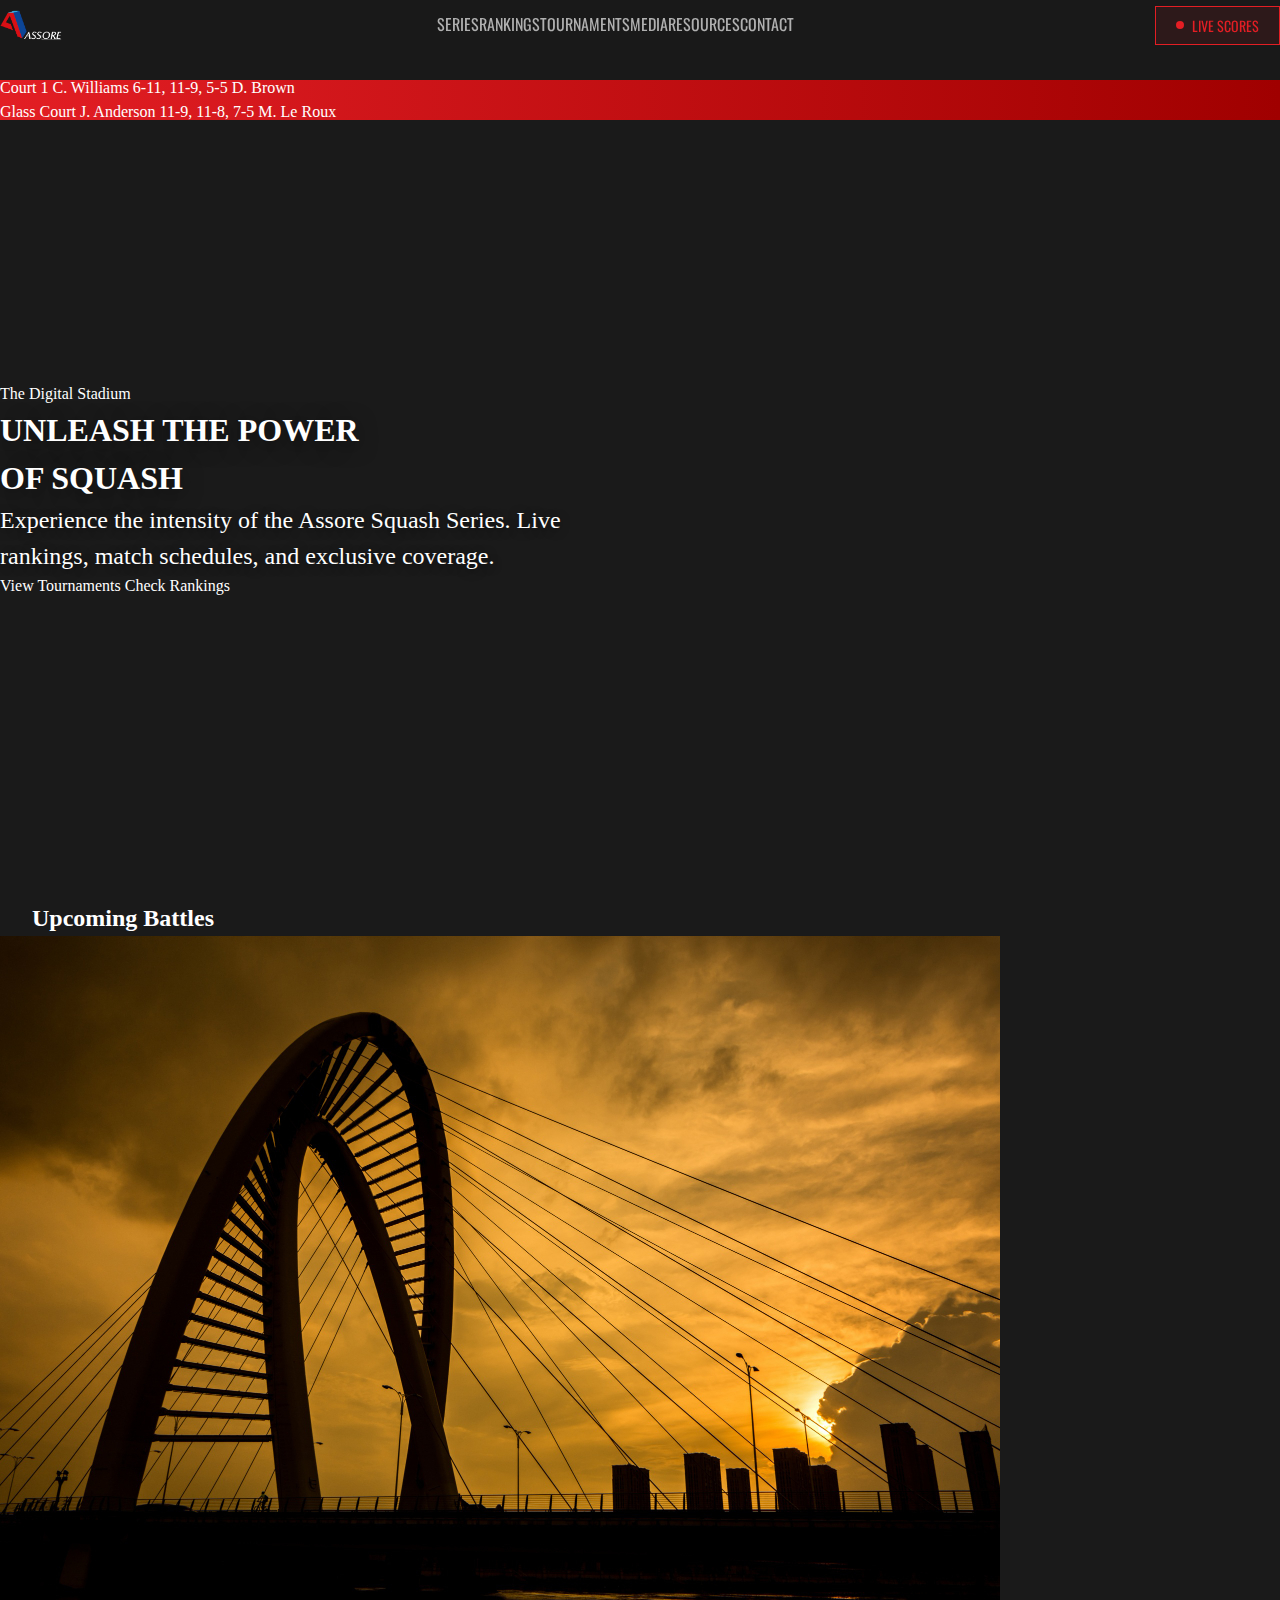
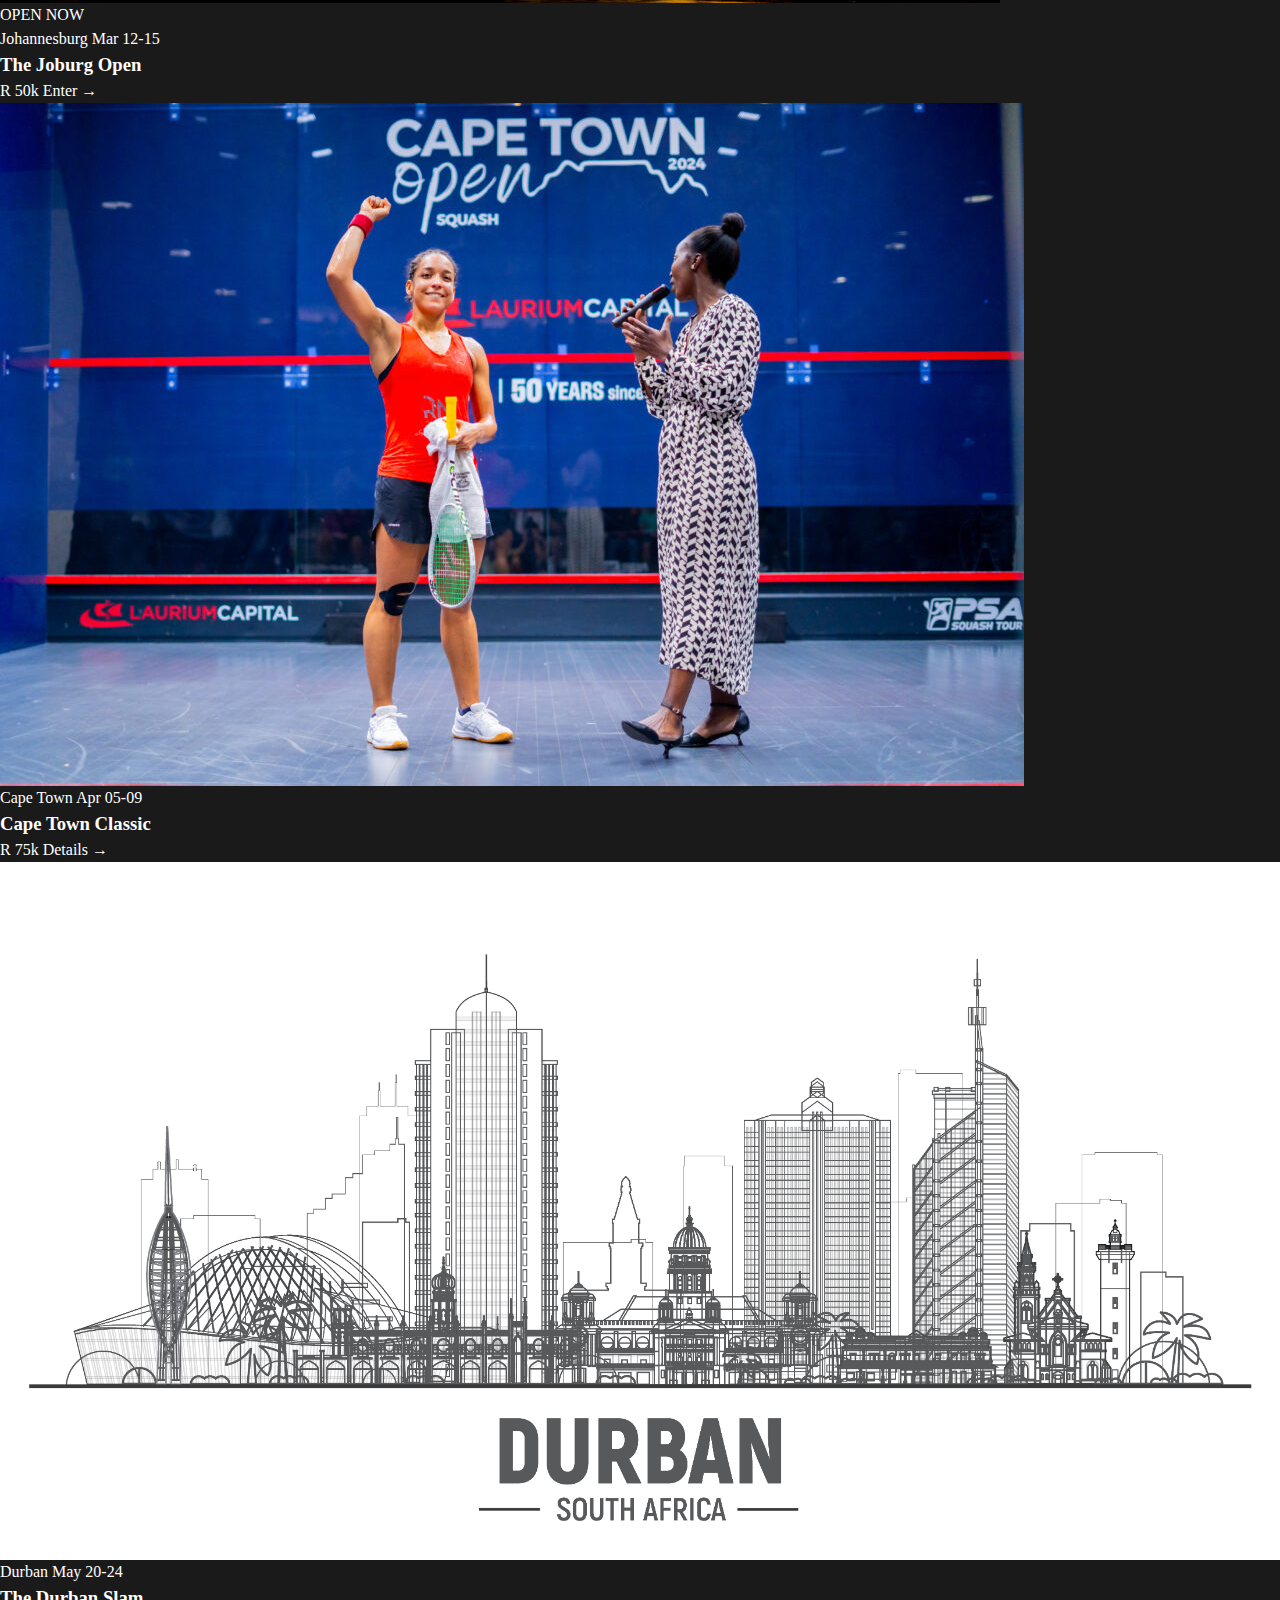
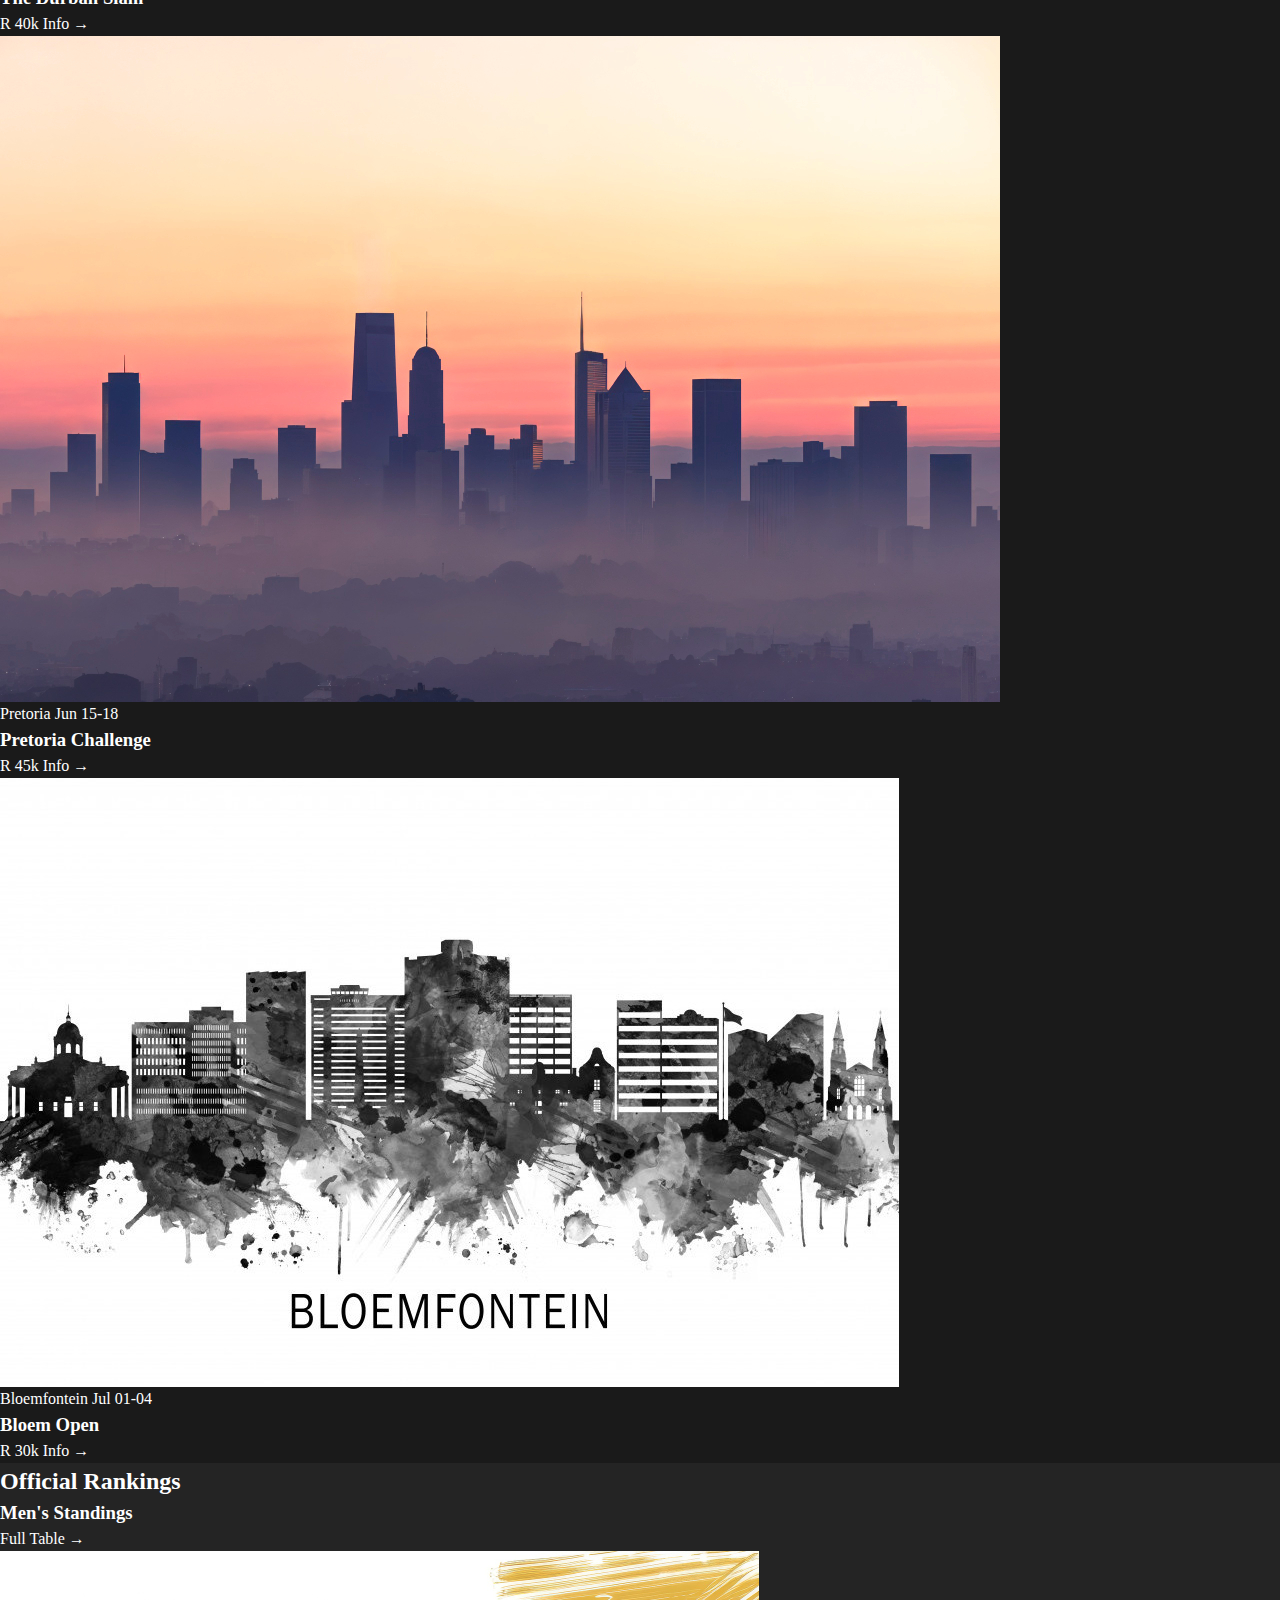
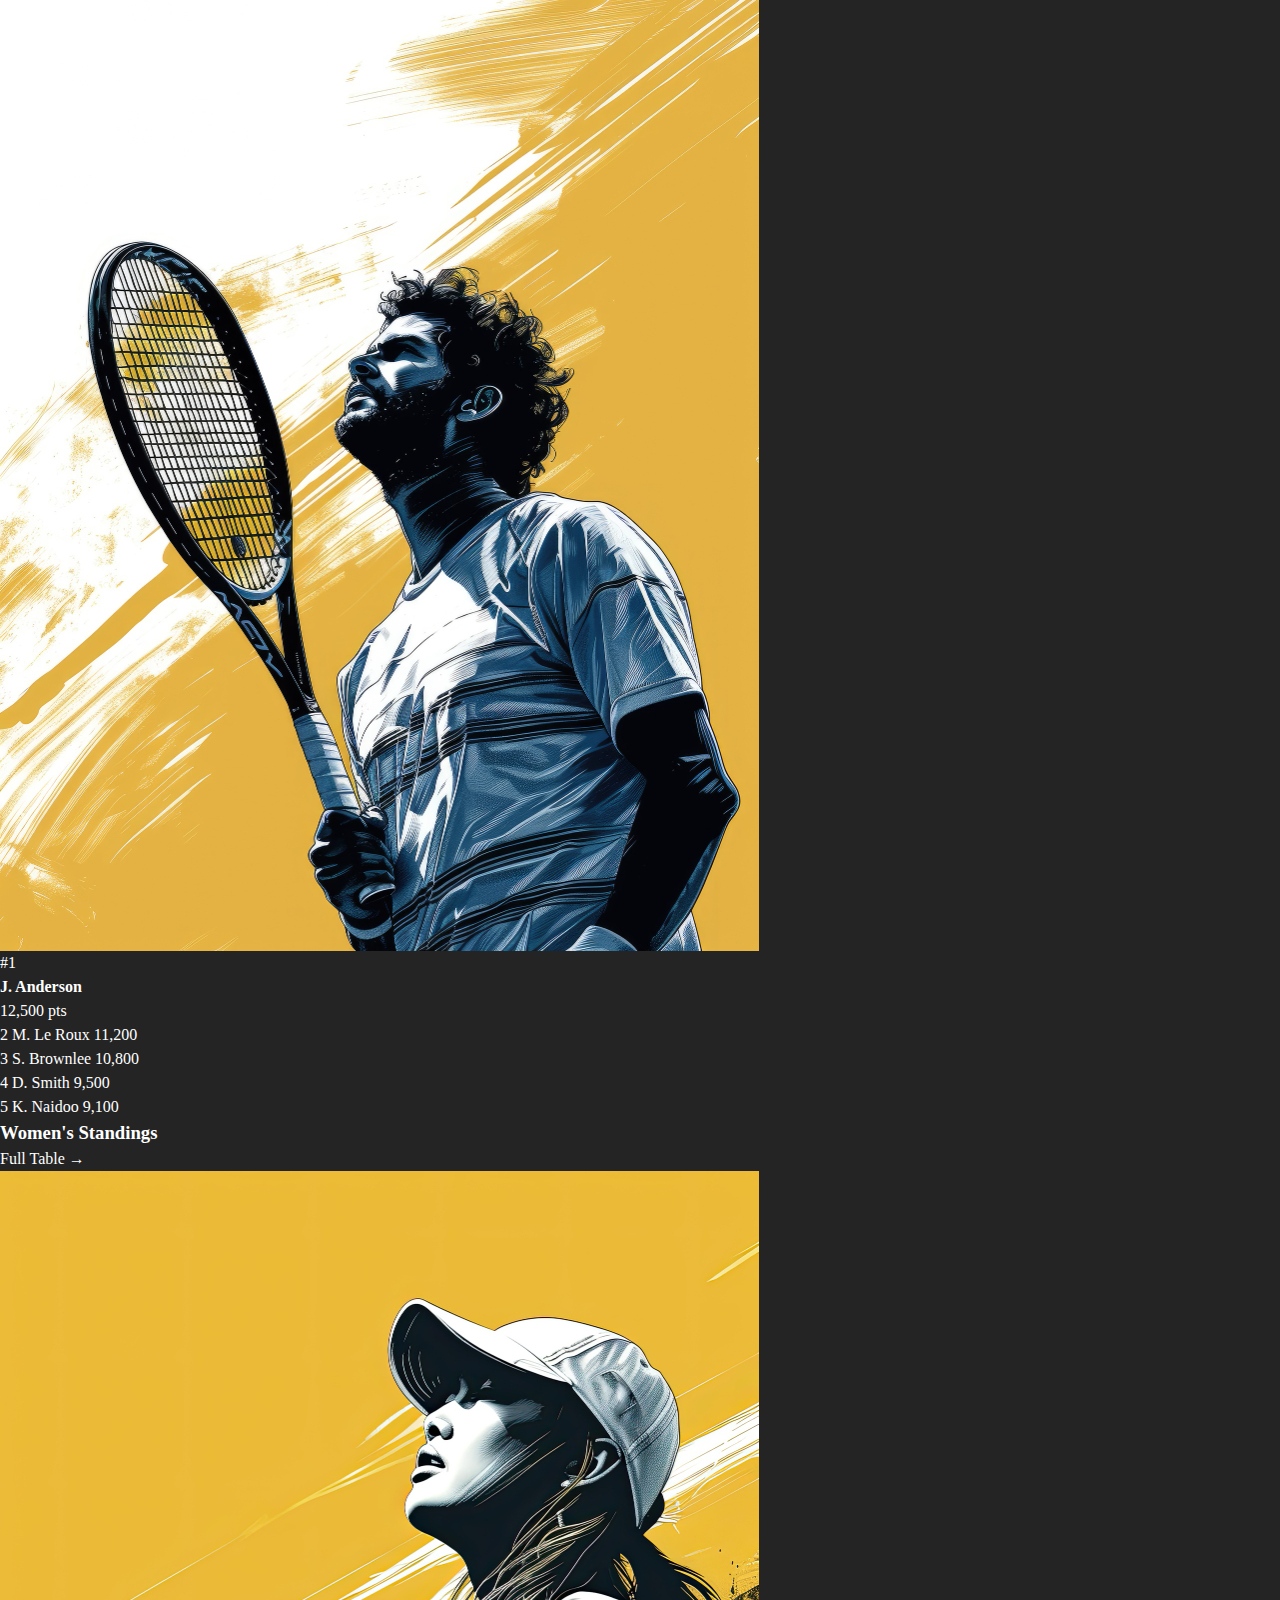
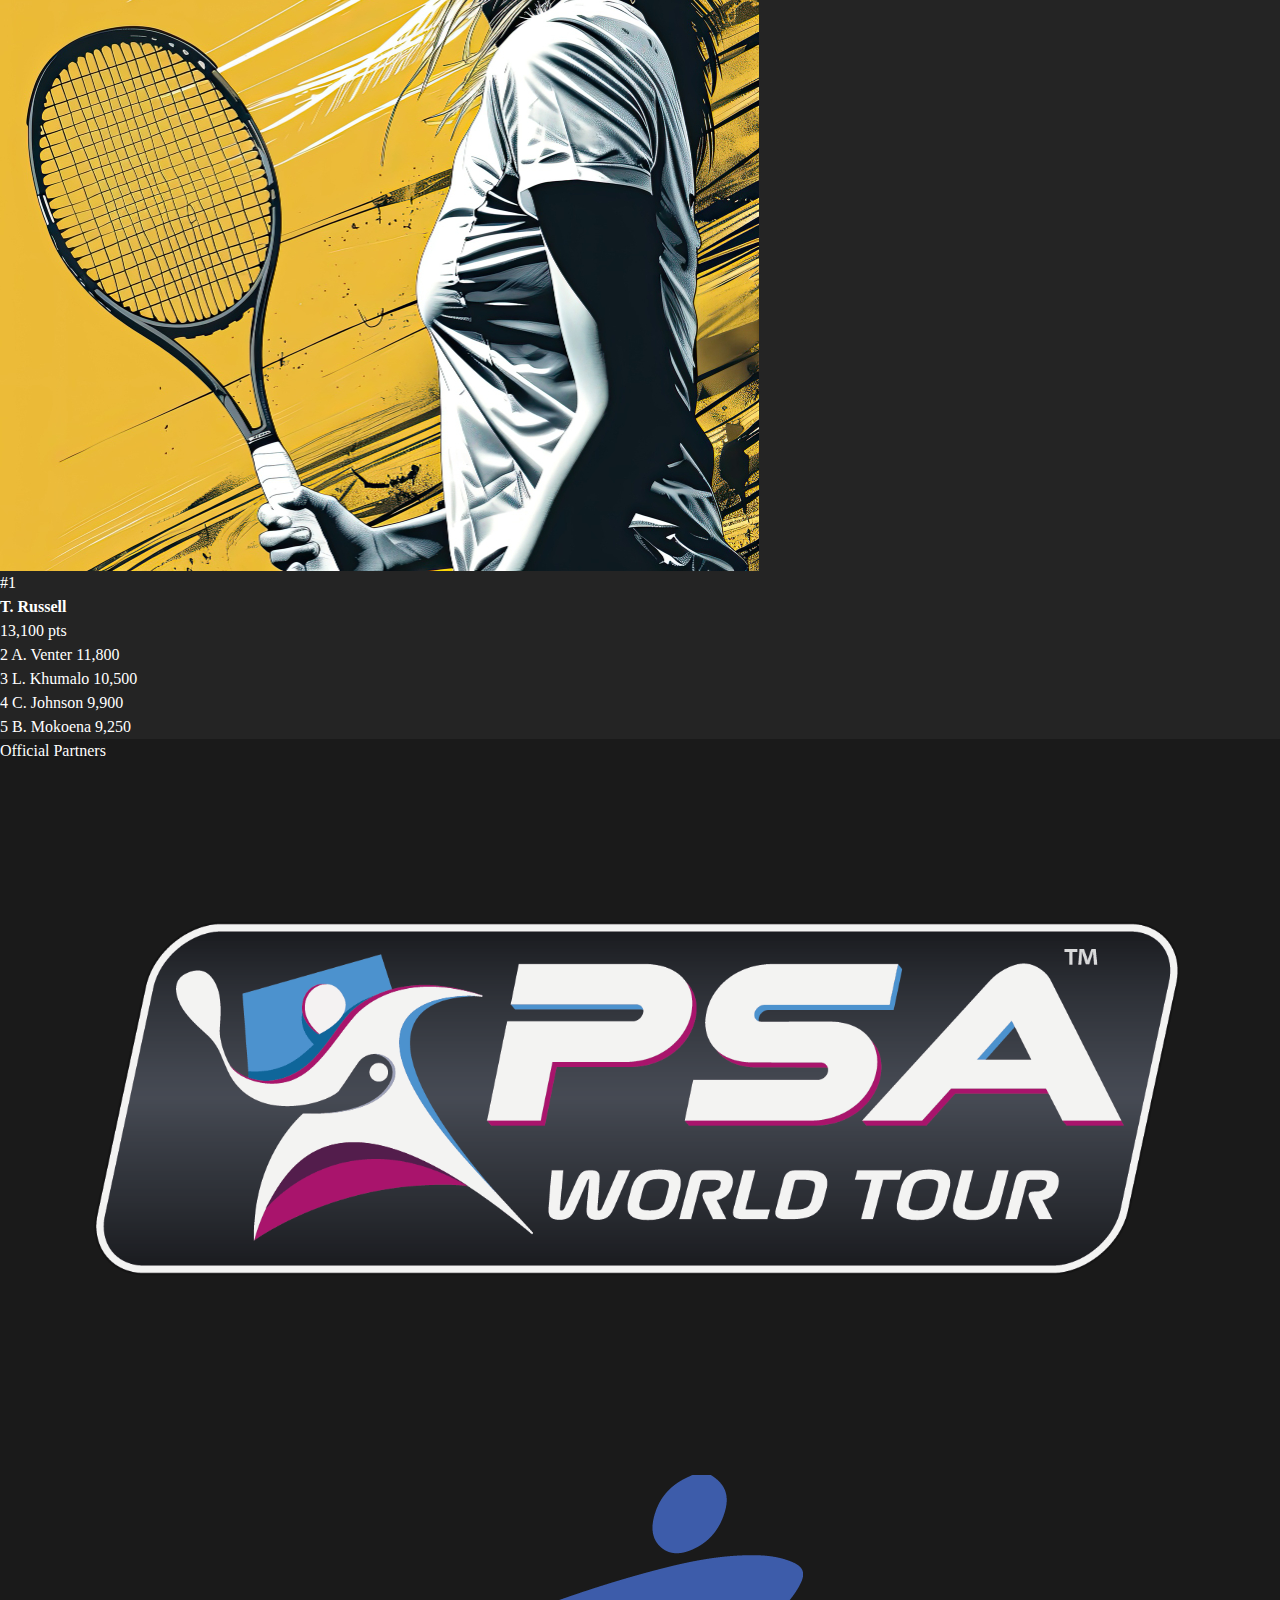
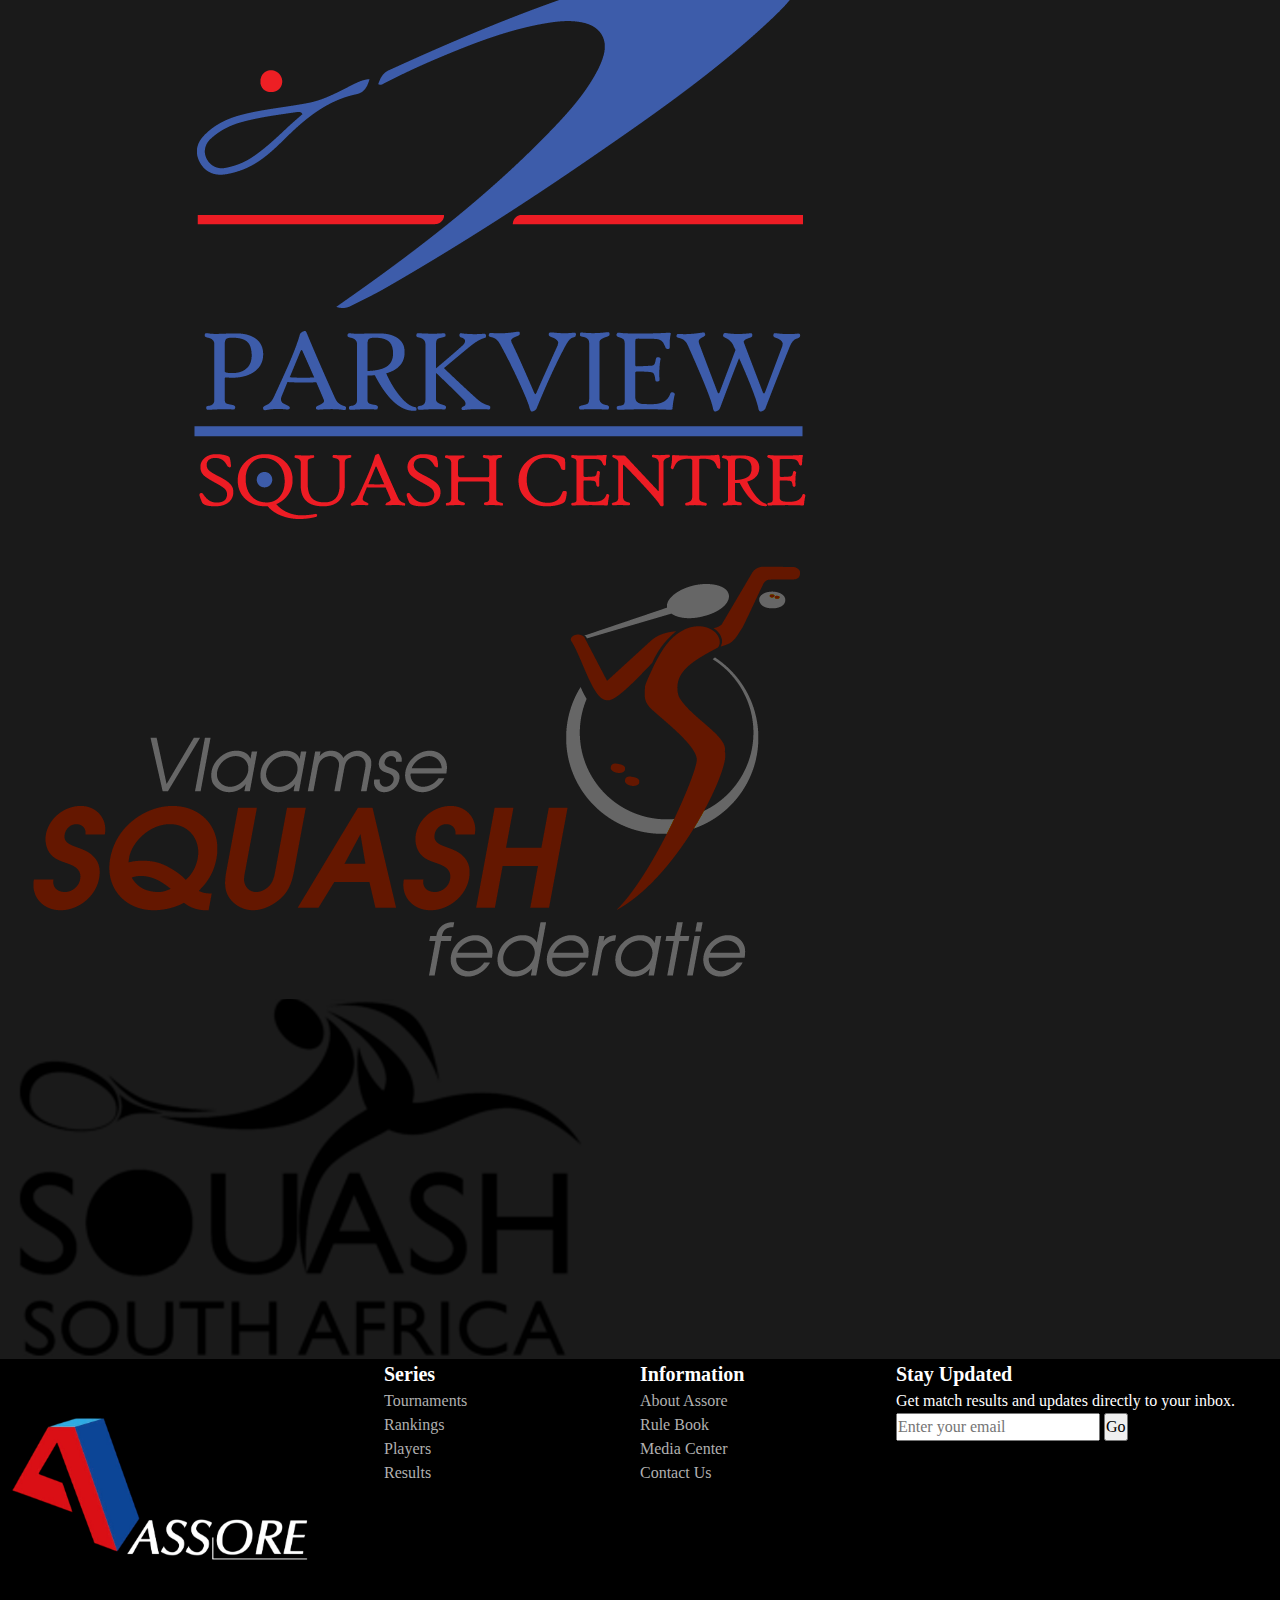
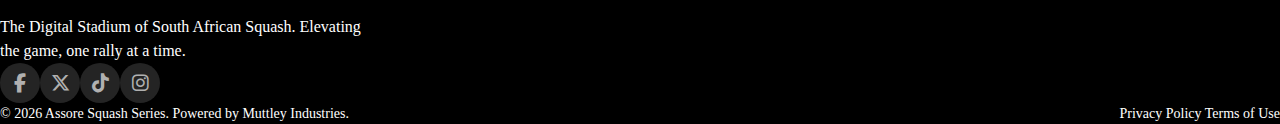
<file: index.html>
<!DOCTYPE html>
<html lang="en">
<head>
    <meta charset="UTF-8">
    <meta name="viewport" content="width=device-width, initial-scale=1.0">
    <title>Assore Squash Series | The Digital Stadium</title>
    
    <link rel="preconnect" href="https://fonts.googleapis.com">
    <link rel="preconnect" href="https://fonts.gstatic.com" crossorigin>
    <link href="https://fonts.googleapis.com/css2?family=Inter:wght@400;500;700&family=Oswald:wght@400;500;700&family=Roboto+Mono:wght@400;700&display=swap" rel="stylesheet">
    <link rel="stylesheet" href="https://cdnjs.cloudflare.com/ajax/libs/font-awesome/6.4.0/css/all.min.css">
    
    <link rel="stylesheet" href="assets/css/main.css">
</head>
<body>
    

    <header class="header" id="main-header">
        <div class="container">
            <div class="header__inner">
                <a href="index.html" class="header__logo">
                    <img src="assets/images/logo/assore.png" alt="Assore Squash Series">
                </a>
                
                <nav class="nav" id="main-nav">
                    <ul class="nav__list">
                        <li class="nav__item"><a href="#">Series</a></li>
                        <li class="nav__item"><a href="rankings.html">Rankings</a></li>
                        <li class="nav__item"><a href="#">Tournaments</a></li>
                        <li class="nav__item"><a href="#">Media</a></li>
                        <li class="nav__item"><a href="#">Resources</a></li>
                        <li class="nav__item"><a href="#">Contact</a></li>
                    </ul>
                </nav>
                
                <div class="header__actions">
                    <a href="#" class="btn-live">
                        <span class="live-indicator"></span>
                        Live Scores
                    </a>
                </div>
                
                <button class="mobile-toggle" id="mobile-toggle" aria-label="Toggle Menu">
                    <span class="bar"></span>
                    <span class="bar"></span>
                    <span class="bar"></span>
                </button>
            </div>
        </div>
    </header>

    <aside class="live-ticker" id="live-ticker">
        <div class="live-ticker__container">
            <div class="live-ticker__label">
                <span class="live-indicator"></span>
                <span class="live-ticker__text">LIVE NOW</span>
            </div>
            
            <div class="live-ticker__matches">
                <div class="ticker-scroll">
                    </div>
            </div>
            
            <button class="live-ticker__close" aria-label="Close Live Ticker">
                <svg width="14" height="14" viewBox="0 0 14 14" fill="none" xmlns="http://www.w3.org/2000/svg">
                    <path d="M13 1L1 13M1 1L13 13" stroke="white" stroke-width="2" stroke-linecap="round"/>
                </svg>
            </button>
        </div>
    </aside>

    

    <div class="mobile-menu" id="mobile-menu">
        <div class="mobile-menu__content">
            <nav class="mobile-nav">
                <ul class="mobile-nav__list">
                    <li><a href="#">Series</a></li>
                    <li><a href="rankings.html">Rankings</a></li>
                    <li><a href="#">Tournaments</a></li>
                    <li><a href="#">Media</a></li>
                    <li><a href="#">Resources</a></li>
                    <li><a href="#">Contact</a></li>
                </ul>
            </nav>
        </div>
    </div>

    <main>
        <section class="hero" id="home">
            
            <div class="hero__slider">
                <div class="slide" style="background-image: url('assets/images/hero-bg-1.jpg');"></div>
                <div class="slide" style="background-image: url('assets/images/hero-bg-2.jpg');"></div>
                <div class="slide" style="background-image: url('assets/images/hero-bg-3.jpg');"></div>
            </div>

            <div class="hero__overlay"></div> <div class="container hero__content">
                <span class="hero__tagline">The Digital Stadium</span>
                <h1 class="hero__title">
                    UNLEASH THE <span class="text-highlight">POWER</span><br>
                    OF SQUASH
                </h1>
                <p class="hero__subtitle">
                    Experience the intensity of the Assore Squash Series. 
                    Live rankings, match schedules, and exclusive coverage.
                </p>
                <div class="hero__actions">
                    <a href="#tournaments" class="btn btn--primary">View Tournaments</a>
                    <a href="#rankings" class="btn btn--outline">Check Rankings</a>
                </div>
            </div>
        </section>

        <!--Upcoming Tornaments-->

        <section class="section section--dark" id="tournaments">
            <div class="container-fluid"> <div class="section-header" style="padding-left: 2rem;">
                    <h2 class="section-title">
                        Upcoming <span class="text-highlight">Battles</span>
                    </h2>
                    <div class="section-line"></div>
                </div>

                <div class="tournaments-track">
                    
                    <article class="card card--compact">
                        <div class="card__image">
                            <img src="assets/images/venues/joburg.jpg" alt="Joburg Open">
                            <div class="card__badge">OPEN NOW</div>
                        </div>
                        <div class="card__content">
                            <div class="card__meta">
                                <span>Johannesburg</span>
                                <span>Mar 12-15</span>
                            </div>
                            <h3 class="card__title">The Joburg Open</h3>
                            <div class="card__footer">
                                <span class="prize-money">R 50k</span>
                                <a href="#" class="btn-text">Enter &rarr;</a>
                            </div>
                        </div>
                    </article>

                    <article class="card card--compact">
                        <div class="card__image">
                            <img src="assets/images/venues/capetown.jpg" alt="Cape Town Classic">
                        </div>
                        <div class="card__content">
                            <div class="card__meta">
                                <span>Cape Town</span>
                                <span>Apr 05-09</span>
                            </div>
                            <h3 class="card__title">Cape Town Classic</h3>
                            <div class="card__footer">
                                <span class="prize-money">R 75k</span>
                                <a href="#" class="btn-text">Details &rarr;</a>
                            </div>
                        </div>
                    </article>

                    <article class="card card--compact">
                        <div class="card__image">
                            <img src="assets/images/venues/durban.jpg" alt="Durban Slam">
                        </div>
                        <div class="card__content">
                            <div class="card__meta">
                                <span>Durban</span>
                                <span>May 20-24</span>
                            </div>
                            <h3 class="card__title">The Durban Slam</h3>
                            <div class="card__footer">
                                <span class="prize-money">R 40k</span>
                                <a href="#" class="btn-text">Info &rarr;</a>
                            </div>
                        </div>
                    </article>

                    <article class="card card--compact">
                        <div class="card__image">
                            <img src="assets/images/venues/pretoria.jpg" alt="Pretoria Challenge">
                        </div>
                        <div class="card__content">
                            <div class="card__meta">
                                <span>Pretoria</span>
                                <span>Jun 15-18</span>
                            </div>
                            <h3 class="card__title">Pretoria Challenge</h3>
                            <div class="card__footer">
                                <span class="prize-money">R 45k</span>
                                <a href="#" class="btn-text">Info &rarr;</a>
                            </div>
                        </div>
                    </article>

                    <article class="card card--compact">
                        <div class="card__image">
                            <img src="assets/images/venues/bloem.jpg" alt="Bloemfontein Open">
                        </div>
                        <div class="card__content">
                            <div class="card__meta">
                                <span>Bloemfontein</span>
                                <span>Jul 01-04</span>
                            </div>
                            <h3 class="card__title">Bloem Open</h3>
                            <div class="card__footer">
                                <span class="prize-money">R 30k</span>
                                <a href="#" class="btn-text">Info &rarr;</a>
                            </div>
                        </div>
                    </article>

                </div>
            </div>
        </section>

        <!--Rankings Section-->

        <section class="section" id="rankings" style="background-color: var(--bg-secondary);">
            <div class="container">
                
                <div class="section-header">
                    <h2 class="section-title">Official <span class="text-highlight">Rankings</span></h2>
                    <div class="section-line"></div>
                </div>

                <div class="rankings-grid">
                    
                    <div class="ranking-card">
                        <div class="ranking-header">
                            <h3>Men's Standings</h3>
                            <a href="#" class="btn-link">Full Table &rarr;</a>
                        </div>
                        
                        <div class="rank-one">
                            <div class="rank-one__image">
                                <img src="assets/images/players/men-1.jpg" alt="Men's #1">
                                <div class="rank-badge">#1</div>
                            </div>
                            <div class="rank-one__info">
                                <h4>J. Anderson</h4>
                                <span class="points">12,500 pts</span>
                            </div>
                        </div>

                        <ul class="rank-list">
                            <li>
                                <span class="rank-num">2</span>
                                <span class="player-name">M. Le Roux</span>
                                <span class="player-pts">11,200</span>
                            </li>
                            <li>
                                <span class="rank-num">3</span>
                                <span class="player-name">S. Brownlee</span>
                                <span class="player-pts">10,800</span>
                            </li>
                            <li>
                                <span class="rank-num">4</span>
                                <span class="player-name">D. Smith</span>
                                <span class="player-pts">9,500</span>
                            </li>
                            <li>
                                <span class="rank-num">5</span>
                                <span class="player-name">K. Naidoo</span>
                                <span class="player-pts">9,100</span>
                            </li>
                        </ul>
                    </div>

                    <div class="ranking-card">
                        <div class="ranking-header">
                            <h3>Women's Standings</h3>
                            <a href="#" class="btn-link">Full Table &rarr;</a>
                        </div>
                        
                        <div class="rank-one">
                            <div class="rank-one__image">
                                <img src="assets/images/players/women-1.jpg" alt="Women's #1">
                                <div class="rank-badge">#1</div>
                            </div>
                            <div class="rank-one__info">
                                <h4>T. Russell</h4>
                                <span class="points">13,100 pts</span>
                            </div>
                        </div>

                        <ul class="rank-list">
                            <li>
                                <span class="rank-num">2</span>
                                <span class="player-name">A. Venter</span>
                                <span class="player-pts">11,800</span>
                            </li>
                            <li>
                                <span class="rank-num">3</span>
                                <span class="player-name">L. Khumalo</span>
                                <span class="player-pts">10,500</span>
                            </li>
                            <li>
                                <span class="rank-num">4</span>
                                <span class="player-name">C. Johnson</span>
                                <span class="player-pts">9,900</span>
                            </li>
                            <li>
                                <span class="rank-num">5</span>
                                <span class="player-name">B. Mokoena</span>
                                <span class="player-pts">9,250</span>
                            </li>
                        </ul>
                    </div>

                </div>
            </div>
        </section>

        <!--Partners Section-->

        <div class="partners-strip">
            <div class="container">
            <span class="partners-label">Official Partners</span>
            <div class="partners-grid">
            <img src="assets/images/partners/partner-1.png" alt="PSA" class="partner-logo">
            
                        <img src="assets/images/partners/partner-2.png" alt="Park-View" class="partner-logo">
                        
                        <img src="assets/images/partners/partner-3.png" alt="Squash Academy" class="partner-logo">
                        
                        <img src="assets/images/partners/partner-4.png" alt="Squash SA" class="partner-logo">
                    </div>
                </div>
            </div>
            
            <footer class="footer">
                <div class="container">
                    <div class="footer__grid">
                        
                        <div class="footer__col">
                            <img src="assets/images/logo/assore.png" alt="Assore Squash" class="footer__logo">
                            <p class="footer__text">
                                The Digital Stadium of South African Squash. 
                                Elevating the game, one rally at a time.
                            </p>
                            <div class="social-links">
                                <a href="#" class="social-icon fb" aria-label="Facebook">
                                    <i class="fa-brands fa-facebook-f"></i>
                                </a>
                                <a href="#" class="social-icon x" aria-label="X (Twitter)">
                                    <i class="fa-brands fa-x-twitter"></i>
                                </a>
                                <a href="#" class="social-icon tiktok" aria-label="TikTok">
                                    <i class="fa-brands fa-tiktok"></i>
                                </a>
                                <a href="#" class="social-icon insta" aria-label="Instagram">
                                    <i class="fa-brands fa-instagram"></i>
                                </a>
                            </div>
                        </div>
            
                        <div class="footer__col">
                            <h4 class="footer__title">Series</h4>
                            <ul class="footer__nav">
                                <li><a href="#">Tournaments</a></li>
                                <li><a href="#">Rankings</a></li>
                                <li><a href="#">Players</a></li>
                                <li><a href="#">Results</a></li>
                            </ul>
                        </div>
            
                        <div class="footer__col">
                            <h4 class="footer__title">Information</h4>
                            <ul class="footer__nav">
                                <li><a href="#">About Assore</a></li>
                                <li><a href="#">Rule Book</a></li>
                                <li><a href="#">Media Center</a></li>
                                <li><a href="#">Contact Us</a></li>
                            </ul>
                        </div>
            
                        <div class="footer__col">
                            <h4 class="footer__title">Stay Updated</h4>
                            <p class="footer__text">Get match results and updates directly to your inbox.</p>
                            <form class="footer__form" onsubmit="event.preventDefault();">
                                <input type="email" placeholder="Enter your email" class="footer__input">
                                <button type="submit" class="btn-footer">Go</button>
                            </form>
                        </div>
            
                    </div>
            
                    <div class="footer__bottom">
                        <p>
                            &copy; 2026 Assore Squash Series. 
                            Powered by <a href="https://muttley.co.za/" target="_blank" class="muttley-link">Muttley Industries</a>.
                        </p>
                        <div class="footer__legal">
                            <a href="#">Privacy Policy</a>
                            <a href="#">Terms of Use</a>
                        </div>
                    </div>
                </div>
            </footer>

    </main>

           

    <script src="assets/js/live-ticker.js"></script>
    <script src="assets/js/app.js"></script>
</body>
</html>
</file>
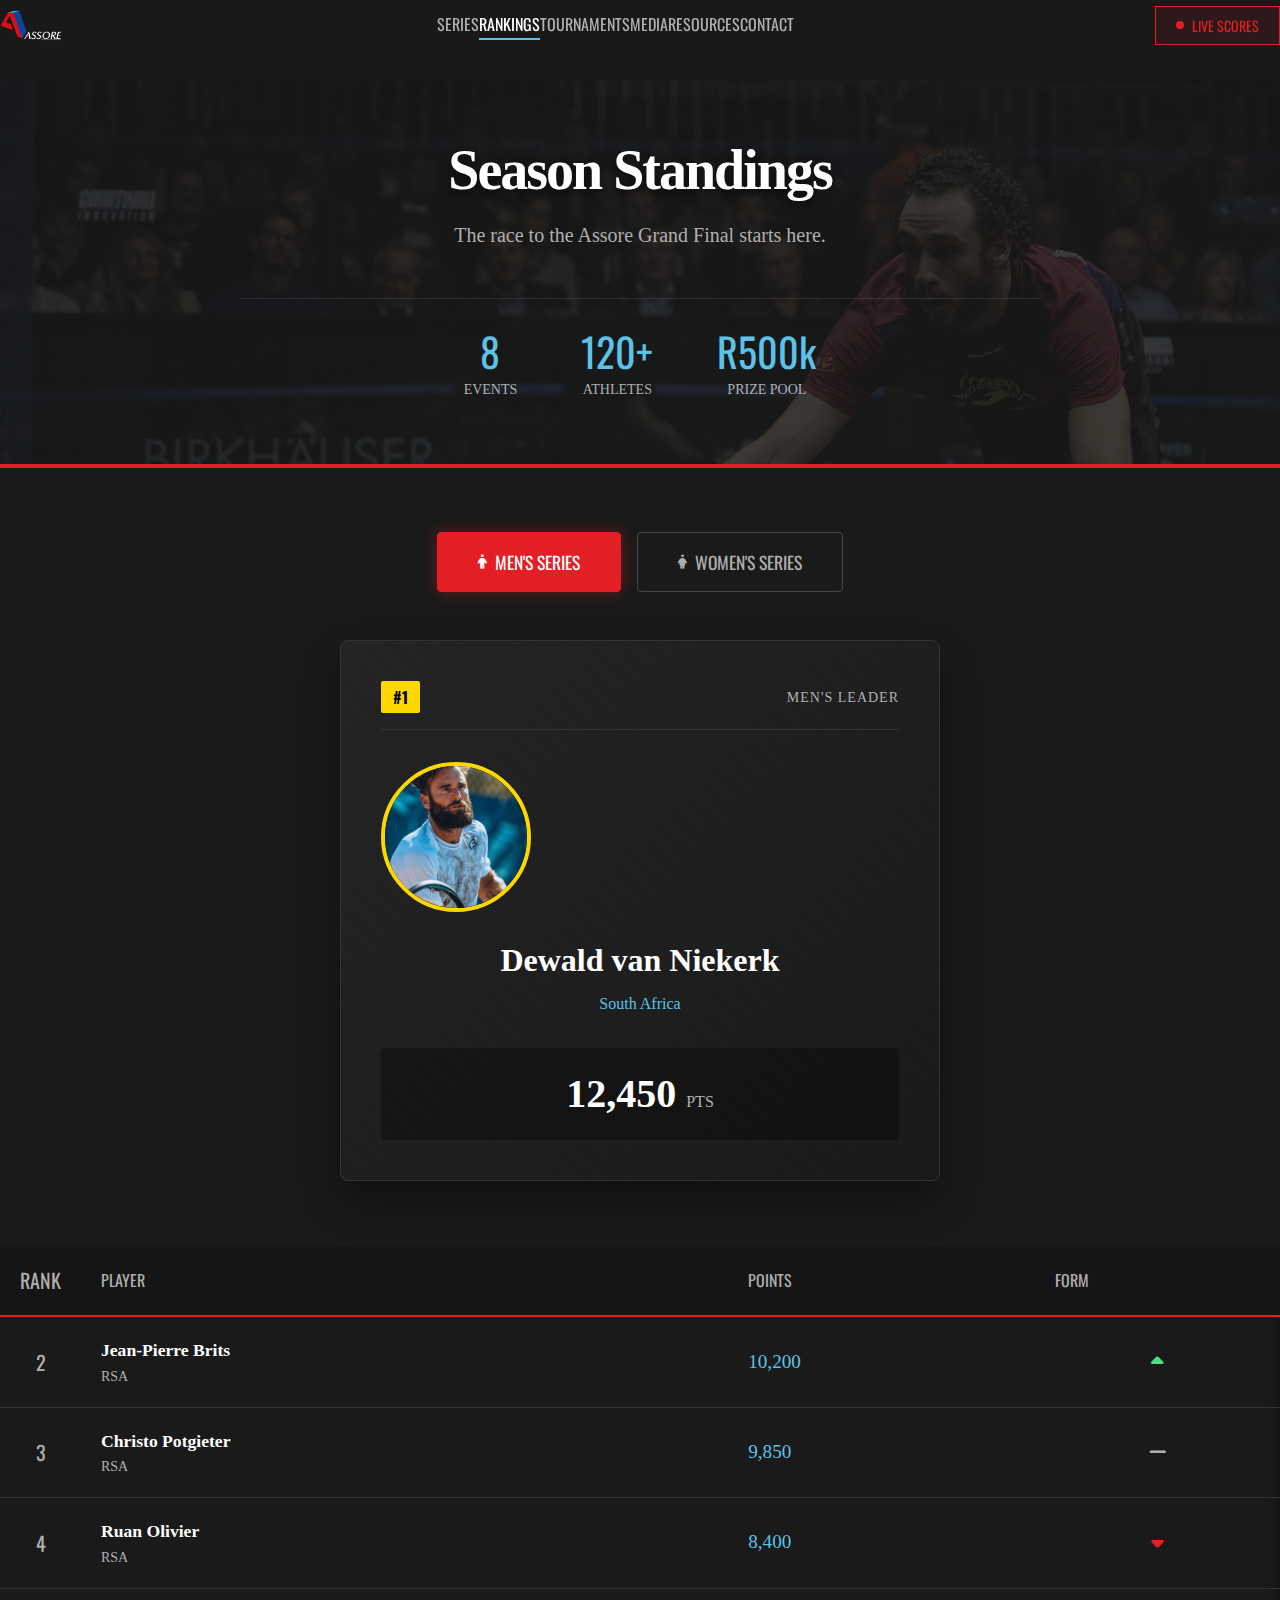
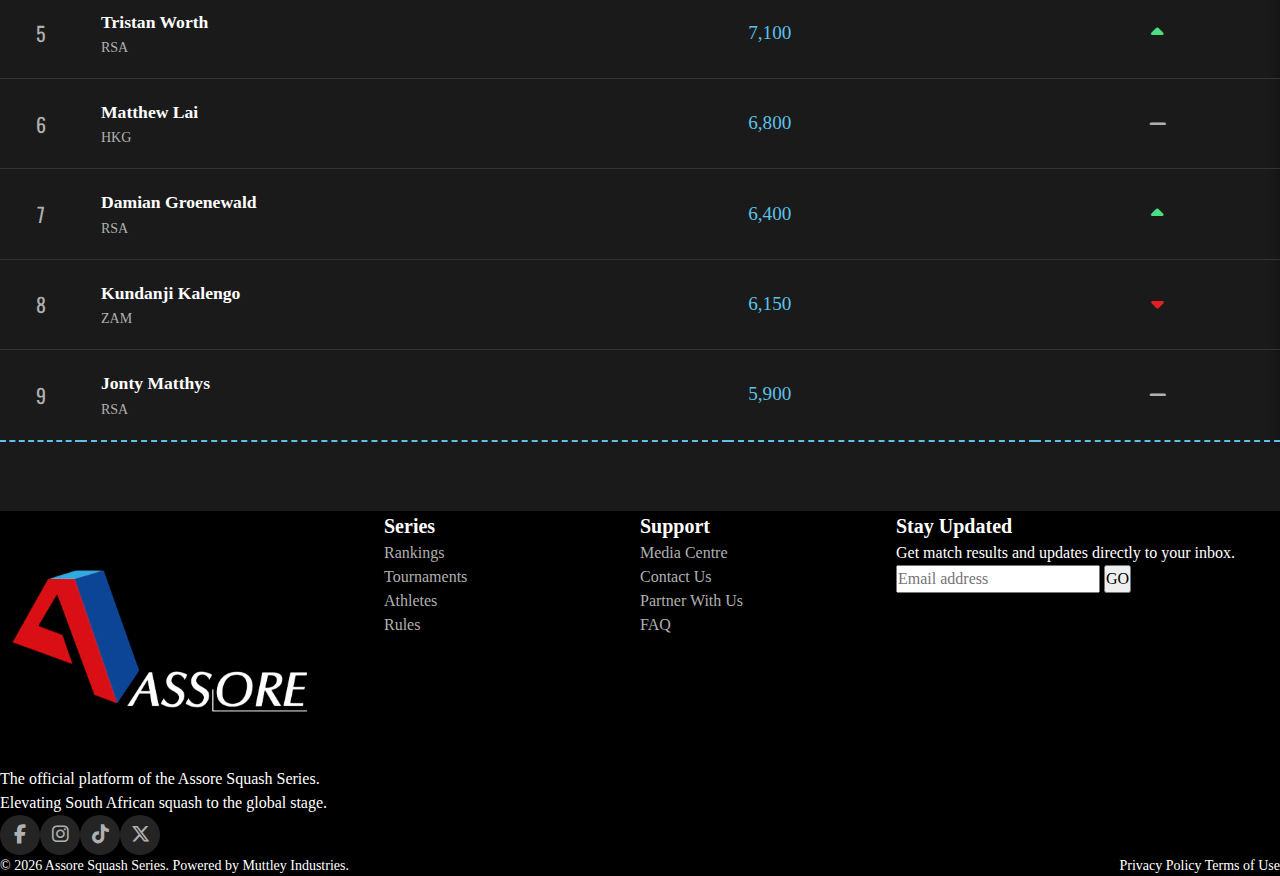
<file: rankings.html>
<!DOCTYPE html>
<html lang="en">
<head>
    <meta charset="UTF-8">
    <meta name="viewport" content="width=device-width, initial-scale=1.0">
    <title>Rankings | Assore Squash Series</title>
    
    <link rel="preconnect" href="https://fonts.googleapis.com">
    <link rel="preconnect" href="https://fonts.gstatic.com" crossorigin>
    <link href="https://fonts.googleapis.com/css2?family=Inter:wght@400;500;700&family=Oswald:wght@400;500;700&family=Roboto+Mono:wght@400;700&display=swap" rel="stylesheet">
    <link rel="stylesheet" href="https://cdnjs.cloudflare.com/ajax/libs/font-awesome/6.4.0/css/all.min.css">
    
    <link rel="stylesheet" href="assets/css/main.css">
    <link rel="stylesheet" href="assets/css/rankings.css">
</head>
<body>

    <header class="header" id="main-header">
        <div class="container">
            <div class="header__inner">
                <a href="index.html" class="header__logo">
                    <img src="assets/images/logo/assore.png" alt="Assore Squash Series">
                </a>
                
                <nav class="nav" id="main-nav">
                    <ul class="nav__list">
                        <li class="nav__item"><a href="index.html">Series</a></li>
                        <li class="nav__item"><a href="rankings.html" class="active">Rankings</a></li>
                        <li class="nav__item"><a href="#">Tournaments</a></li>
                        <li class="nav__item"><a href="#">Media</a></li>
                        <li class="nav__item"><a href="#">Resources</a></li>
                        <li class="nav__item"><a href="#">Contact</a></li>
                    </ul>
                </nav>
                
                <div class="header__actions">
                    <a href="#" class="btn-live">
                        <span class="live-indicator"></span>
                        Live Scores
                    </a>
                </div>
                
                <button class="mobile-toggle" id="mobile-toggle" aria-label="Toggle Menu">
                    <span class="bar"></span>
                    <span class="bar"></span>
                    <span class="bar"></span>
                </button>
            </div>
        </div>
    
        <div class="mobile-menu" id="mobile-menu">
            <div class="mobile-menu__inner">
                <nav class="mobile-nav">
                    <ul class="mobile-nav__list">
                        <li><a href="index.html">Series</a></li>
                        <li><a href="rankings.html">Rankings</a></li>
                        <li><a href="#">Tournaments</a></li>
                        <li><a href="#">Media</a></li>
                        <li><a href="#">Resources</a></li>
                        <li><a href="#">Contact</a></li>
                    </ul>
                </nav>
            </div>
        </div>
    </header>
    <main>
        <section class="rankings-hero">
            <div class="rankings-hero__overlay"></div>
            <div class="container rankings-hero__content">
                <h1 class="rankings-hero__title">Season <span class="text-highlight">Standings</span></h1>
                <p class="rankings-hero__subtitle">The race to the Assore Grand Final starts here.</p>
                <div class="rankings-hero__stats">
                    <div class="hero-stat">
                        <span class="hero-stat__num">8</span>
                        <span class="hero-stat__label">Events</span>
                    </div>
                    <div class="hero-stat">
                        <span class="hero-stat__num">120+</span>
                        <span class="hero-stat__label">Athletes</span>
                    </div>
                    <div class="hero-stat">
                        <span class="hero-stat__num">R500k</span>
                        <span class="hero-stat__label">Prize Pool</span>
                    </div>
                </div>
            </div>
        </section>

        <section class="rankings-interface">
            <div class="container">
                
                <div class="ranking-tabs">
                    <button class="tab-btn active" data-tab="men">
                        <i class="fa-solid fa-person"></i> Men's Series
                    </button>
                    <button class="tab-btn" data-tab="women">
                        <i class="fa-solid fa-person-dress"></i> Women's Series
                    </button>
                </div>

                <div id="tab-men" class="ranking-content active">
                    
                    <div class="spotlight-grid">
                        <div class="spotlight-card">
                            <div class="spotlight-card__bg"></div>
                            <div class="spotlight-card__content">
                                <div class="spotlight-header">
                                    <span class="rank-badge">#1</span>
                                    <span class="series-label">Men's Leader</span>
                                </div>
                                <div class="spotlight-player">
                                    <img src="assets/images/players/men-1.png" alt="Dewald van Niekerk" class="player-img" onerror="this.src='https://placehold.co/400x500/1a1a1a/FFF?text=Player+Image'">
                                    <div class="player-info">
                                        <h2>Dewald van Niekerk</h2>
                                        <p class="club">South Africa</p>
                                    </div>
                                </div>
                                <div class="spotlight-footer">
                                    <div class="big-points">12,450 <span>PTS</span></div>
                                </div>
                            </div>
                        </div>
                    </div>

                    <div class="table-wrapper">
                        <table class="data-table">
                            <thead>
                                <tr>
                                    <th class="th-rank">Rank</th>
                                    <th class="th-player">Player</th>
                                    <th class="th-points">Points</th>
                                    <th class="th-move">Form</th>
                                </tr>
                            </thead>
                            <tbody>
                                <tr>
                                    <td class="td-rank">2</td>
                                    <td class="td-player"><div class="player-flex"><span class="name">Jean-Pierre Brits</span><span class="flag">RSA</span></div></td>
                                    <td class="td-points">10,200</td>
                                    <td class="td-move"><i class="fa-solid fa-caret-up text-success"></i></td>
                                </tr>
                                <tr>
                                    <td class="td-rank">3</td>
                                    <td class="td-player"><div class="player-flex"><span class="name">Christo Potgieter</span><span class="flag">RSA</span></div></td>
                                    <td class="td-points">9,850</td>
                                    <td class="td-move"><i class="fa-solid fa-minus text-muted"></i></td>
                                </tr>
                                <tr>
                                    <td class="td-rank">4</td>
                                    <td class="td-player"><div class="player-flex"><span class="name">Ruan Olivier</span><span class="flag">RSA</span></div></td>
                                    <td class="td-points">8,400</td>
                                    <td class="td-move"><i class="fa-solid fa-caret-down text-danger"></i></td>
                                </tr>
                                <tr>
                                    <td class="td-rank">5</td>
                                    <td class="td-player"><div class="player-flex"><span class="name">Tristan Worth</span><span class="flag">RSA</span></div></td>
                                    <td class="td-points">7,100</td>
                                    <td class="td-move"><i class="fa-solid fa-caret-up text-success"></i></td>
                                </tr>
                                <tr>
                                    <td class="td-rank">6</td>
                                    <td class="td-player"><div class="player-flex"><span class="name">Matthew Lai</span><span class="flag">HKG</span></div></td>
                                    <td class="td-points">6,800</td>
                                    <td class="td-move"><i class="fa-solid fa-minus text-muted"></i></td>
                                </tr>
                                <tr>
                                    <td class="td-rank">7</td>
                                    <td class="td-player"><div class="player-flex"><span class="name">Damian Groenewald</span><span class="flag">RSA</span></div></td>
                                    <td class="td-points">6,400</td>
                                    <td class="td-move"><i class="fa-solid fa-caret-up text-success"></i></td>
                                </tr>
                                <tr>
                                    <td class="td-rank">8</td>
                                    <td class="td-player"><div class="player-flex"><span class="name">Kundanji Kalengo</span><span class="flag">ZAM</span></div></td>
                                    <td class="td-points">6,150</td>
                                    <td class="td-move"><i class="fa-solid fa-caret-down text-danger"></i></td>
                                </tr>
                                <tr>
                                    <td class="td-rank">9</td>
                                    <td class="td-player"><div class="player-flex"><span class="name">Jonty Matthys</span><span class="flag">RSA</span></div></td>
                                    <td class="td-points">5,900</td>
                                    <td class="td-move"><i class="fa-solid fa-minus text-muted"></i></td>
                                </tr>
                            </tbody>
                        </table>
                    </div>
                </div>

                <div id="tab-women" class="ranking-content">
                    
                    <div class="spotlight-grid">
                        <div class="spotlight-card">
                            <div class="spotlight-card__bg"></div>
                            <div class="spotlight-card__content">
                                <div class="spotlight-header">
                                    <span class="rank-badge">#1</span>
                                    <span class="series-label">Women's Leader</span>
                                </div>
                                <div class="spotlight-player">
                                    <img src="assets/images/players/women-1.png" alt="Alexandra Fuller" class="player-img" onerror="this.src='https://placehold.co/400x500/1a1a1a/FFF?text=Player+Image'">
                                    <div class="player-info">
                                        <h2>Alexandra Fuller</h2>
                                        <p class="club">South Africa</p>
                                    </div>
                                </div>
                                <div class="spotlight-footer">
                                    <div class="big-points">11,200 <span>PTS</span></div>
                                </div>
                            </div>
                        </div>
                    </div>

                    <div class="table-wrapper">
                        <table class="data-table">
                            <thead>
                                <tr>
                                    <th class="th-rank">Rank</th>
                                    <th class="th-player">Player</th>
                                    <th class="th-points">Points</th>
                                    <th class="th-move">Form</th>
                                </tr>
                            </thead>
                            <tbody>
                                <tr>
                                    <td class="td-rank">2</td>
                                    <td class="td-player"><div class="player-flex"><span class="name">Lizelle Muller</span><span class="flag">RSA</span></div></td>
                                    <td class="td-points">9,100</td>
                                    <td class="td-move"><i class="fa-solid fa-minus text-muted"></i></td>
                                </tr>
                                <tr>
                                    <td class="td-rank">3</td>
                                    <td class="td-player"><div class="player-flex"><span class="name">Cheyna Wood</span><span class="flag">RSA</span></div></td>
                                    <td class="td-points">8,650</td>
                                    <td class="td-move"><i class="fa-solid fa-caret-up text-success"></i></td>
                                </tr>
                                <tr>
                                    <td class="td-rank">4</td>
                                    <td class="td-player"><div class="player-flex"><span class="name">Hayley Ward</span><span class="flag">RSA</span></div></td>
                                    <td class="td-points">7,800</td>
                                    <td class="td-move"><i class="fa-solid fa-caret-up text-success"></i></td>
                                </tr>
                                <tr>
                                    <td class="td-rank">5</td>
                                    <td class="td-player"><div class="player-flex"><span class="name">Alexa Pienaar</span><span class="flag">RSA</span></div></td>
                                    <td class="td-points">7,200</td>
                                    <td class="td-move"><i class="fa-solid fa-caret-down text-danger"></i></td>
                                </tr>
                                <tr>
                                    <td class="td-rank">6</td>
                                    <td class="td-player"><div class="player-flex"><span class="name">Teagan Roux</span><span class="flag">RSA</span></div></td>
                                    <td class="td-points">6,950</td>
                                    <td class="td-move"><i class="fa-solid fa-minus text-muted"></i></td>
                                </tr>
                                <tr>
                                    <td class="td-rank">7</td>
                                    <td class="td-player"><div class="player-flex"><span class="name">Siobhan Beattie</span><span class="flag">SCO</span></div></td>
                                    <td class="td-points">6,400</td>
                                    <td class="td-move"><i class="fa-solid fa-caret-up text-success"></i></td>
                                </tr>
                                <tr>
                                    <td class="td-rank">8</td>
                                    <td class="td-player"><div class="player-flex"><span class="name">Awande Mwashe</span><span class="flag">RSA</span></div></td>
                                    <td class="td-points">6,100</td>
                                    <td class="td-move"><i class="fa-solid fa-caret-down text-danger"></i></td>
                                </tr>
                                <tr>
                                    <td class="td-rank">9</td>
                                    <td class="td-player"><div class="player-flex"><span class="name">Savannah Ingledew</span><span class="flag">RSA</span></div></td>
                                    <td class="td-points">5,800</td>
                                    <td class="td-move"><i class="fa-solid fa-minus text-muted"></i></td>
                                </tr>
                            </tbody>
                        </table>
                    </div>
                </div>

            </div>
        </section>
    </main>

    <footer class="footer">
        <div class="container">
            <div class="footer__grid">
                
                <div class="footer__col">
                    <a href="index.html" class="footer__logo">
                        <img src="assets/images/logo/assore.png" alt="Assore Squash Series">
                    </a>
                    <p class="footer__text">
                        The official platform of the Assore Squash Series. Elevating South African squash to the global stage.
                    </p>
                    <div class="social-links">
                        <a href="#" class="social-icon fb" aria-label="Facebook"><i class="fa-brands fa-facebook-f"></i></a>
                        <a href="#" class="social-icon insta" aria-label="Instagram"><i class="fa-brands fa-instagram"></i></a>
                        <a href="#" class="social-icon tiktok" aria-label="TikTok"><i class="fa-brands fa-tiktok"></i></a>
                        <a href="#" class="social-icon x" aria-label="X"><i class="fa-brands fa-x-twitter"></i></a>
                    </div>
                </div>
    
                <div class="footer__col">
                    <h4 class="footer__title">Series</h4>
                    <ul class="footer__nav">
                        <li><a href="rankings.html">Rankings</a></li>
                        <li><a href="#">Tournaments</a></li>
                        <li><a href="#">Athletes</a></li>
                        <li><a href="#">Rules</a></li>
                    </ul>
                </div>
    
                <div class="footer__col">
                    <h4 class="footer__title">Support</h4>
                    <ul class="footer__nav">
                        <li><a href="#">Media Centre</a></li>
                        <li><a href="#">Contact Us</a></li>
                        <li><a href="#">Partner With Us</a></li>
                        <li><a href="#">FAQ</a></li>
                    </ul>
                </div>
    
                <div class="footer__col">
                    <h4 class="footer__title">Stay Updated</h4>
                    <p class="footer__text">Get match results and updates directly to your inbox.</p>
                    <form class="footer__form" onsubmit="event.preventDefault();">
                        <input type="email" placeholder="Email address" class="footer__input">
                        <button type="submit" class="btn-footer">GO</button>
                    </form>
                </div>
    
            </div>
    
            <div class="footer__bottom">
                <p>
                    &copy; 2026 Assore Squash Series. 
                    Powered by <a href="https://muttley.co.za/" target="_blank" class="muttley-link">Muttley Industries</a>.
                </p>
                <div class="footer__legal">
                    <a href="#">Privacy Policy</a>
                    <a href="#">Terms of Use</a>
                </div>
            </div>
        </div>
    </footer>

    <script src="assets/js/live-ticker.js"></script>
    <script src="assets/js/app.js"></script>
    <script src="assets/js/rankings.js"></script>
</body>
</html>
</file>
<file: assets/css/rankings.css>
/* assets/css/rankings.css */

/* --- HERO SECTION --- */
.rankings-hero {
    position: relative;
    /* Ensure this image path is correct in your folder */
    background-image: url('../images/hero/rankings-hero.jpg'); 
    background-size: cover;
    background-position: center;
    background-attachment: fixed; /* Parallax effect */
    padding: 8rem 0 4rem;
    color: white;
    text-align: center;
    border-bottom: 4px solid var(--assore-red);
}

/* Dark overlay to make text pop */
.rankings-hero__overlay {
    position: absolute;
    top: 0;
    left: 0;
    width: 100%;
    height: 100%;
    background: rgba(26, 26, 26, 0.85); /* Deep dark tint */
    z-index: 1;
}

.rankings-hero__content {
    position: relative;
    z-index: 2;
}

.rankings-hero__title {
    font-size: 3.5rem;
    margin-bottom: 0.5rem;
    letter-spacing: -2px;
    text-shadow: 0 4px 10px rgba(0,0,0,0.5);
}

.rankings-hero__subtitle {
    font-size: 1.25rem;
    color: var(--text-secondary);
    margin-bottom: 3rem;
}

.rankings-hero__stats {
    display: flex;
    justify-content: center;
    gap: 4rem;
    border-top: 1px solid rgba(255,255,255,0.1);
    padding-top: 2rem;
    max-width: 800px;
    margin: 0 auto;
}

.hero-stat {
    display: flex;
    flex-direction: column;
}

.hero-stat__num {
    font-family: var(--font-headline);
    font-size: 2.5rem;
    color: var(--assore-cyan);
    line-height: 1;
}

.hero-stat__label {
    font-size: 0.875rem;
    color: var(--text-secondary);
    text-transform: uppercase;
    margin-top: 0.5rem;
}

/* --- RANKINGS INTERFACE --- */
.rankings-interface {
    padding: 4rem 0;
    background-color: var(--bg-primary);
}

/* --- TABS --- */
.ranking-tabs {
    display: flex;
    justify-content: center;
    gap: 1rem;
    margin-bottom: 3rem;
}

.tab-btn {
    background: transparent;
    border: 1px solid var(--border-primary, #444);
    color: var(--text-secondary);
    padding: 1rem 2.5rem;
    font-family: var(--font-headline);
    font-size: 1.1rem;
    text-transform: uppercase;
    cursor: pointer;
    transition: all 0.3s ease;
    border-radius: 4px;
    display: flex;
    align-items: center;
    gap: 0.5rem;
}

.tab-btn i {
    font-size: 0.9rem;
}

.tab-btn:hover {
    border-color: var(--assore-cyan);
    color: white;
}

.tab-btn.active {
    background-color: var(--assore-red);
    border-color: var(--assore-red);
    color: white;
    box-shadow: 0 0 15px rgba(227, 30, 36, 0.4);
}

/* --- TAB CONTENT LOGIC --- */
.ranking-content {
    display: none;
    animation: slideUp 0.6s cubic-bezier(0.16, 1, 0.3, 1);
}

.ranking-content.active {
    display: block;
}

@keyframes slideUp {
    from { opacity: 0; transform: translateY(20px); }
    to { opacity: 1; transform: translateY(0); }
}

/* --- SPOTLIGHT (#1 Player) --- */
.spotlight-grid {
    display: flex;
    justify-content: center;
    margin-bottom: 4rem;
}

.spotlight-card {
    background: linear-gradient(135deg, #242424 0%, #1a1a1a 100%);
    border: 1px solid #333;
    border-radius: 8px;
    width: 100%;
    max-width: 600px;
    position: relative;
    overflow: hidden;
    box-shadow: 0 20px 40px rgba(0,0,0,0.4);
}

.spotlight-card__bg {
    position: absolute;
    top: 0;
    right: 0;
    width: 100%;
    height: 100%;
    background: repeating-linear-gradient(45deg, transparent, transparent 10px, rgba(0,0,0,0.2) 10px, rgba(0,0,0,0.2) 20px);
    opacity: 0.1;
}

.spotlight-card__content {
    position: relative;
    z-index: 2;
    padding: 2.5rem;
    text-align: center;
}

.spotlight-header {
    display: flex;
    justify-content: space-between;
    align-items: center;
    margin-bottom: 2rem;
    border-bottom: 1px solid #333;
    padding-bottom: 1rem;
}

.rank-badge {
    background: #FFD700; /* Gold */
    color: black;
    font-weight: 800;
    padding: 0.25rem 0.75rem;
    border-radius: 2px;
    font-family: var(--font-headline);
}

.series-label {
    color: var(--text-secondary);
    text-transform: uppercase;
    font-size: 0.875rem;
    letter-spacing: 1px;
}

.player-img {
    width: 150px;
    height: 150px;
    border-radius: 50%;
    object-fit: cover;
    border: 4px solid #FFD700;
    margin-bottom: 1.5rem;
}

.spotlight-player h2 {
    font-size: 2rem;
    margin: 0;
    color: white;
}

.spotlight-player .club {
    color: var(--assore-cyan);
    margin-top: 0.5rem;
    font-size: 1rem;
}

.spotlight-footer {
    margin-top: 2rem;
    background: rgba(0,0,0,0.3);
    padding: 1rem;
    border-radius: 4px;
}

.big-points {
    font-family: var(--font-mono);
    font-size: 2.5rem;
    color: white;
    font-weight: 700;
}

.big-points span {
    font-size: 1rem;
    color: var(--text-secondary);
    font-weight: 400;
}

/* --- TABLE WRAPPER --- */
.data-table {
    width: 100%;
    border-collapse: collapse;
    min-width: 600px;
}

.data-table th {
    background: #151515;
    text-align: left;
    padding: 1.25rem;
    color: var(--text-secondary);
    font-family: var(--font-headline);
    text-transform: uppercase;
    font-weight: 400;
    border-bottom: 2px solid var(--assore-red);
}

.data-table td {
    padding: 1.25rem;
    border-bottom: 1px solid #333;
    vertical-align: middle;
}

/* Row Hover Effects */
.data-table tbody tr {
    transition: all 0.2s cubic-bezier(0.16, 1, 0.3, 1);
    cursor: pointer;
    position: relative;
}

.data-table tbody tr:hover {
    background-color: #2E2E2E;
    transform: scale(1.01);
    box-shadow: 0 4px 20px rgba(0, 0, 0, 0.5);
    z-index: 10;
    border-left: 4px solid var(--assore-red);
}

.data-table tbody tr:hover .name {
    color: var(--assore-cyan);
}

/* Table Columns */
.th-rank, .td-rank {
    width: 80px;
    text-align: center;
    font-family: var(--font-headline);
    font-size: 1.25rem;
    color: var(--text-secondary);
}

.player-flex {
    display: flex;
    flex-direction: column;
}

.player-flex .name {
    font-weight: 700;
    color: white;
    font-size: 1.1rem;
}

.player-flex .flag {
    font-size: 0.875rem;
    color: var(--text-secondary);
    margin-top: 2px;
}

.td-points {
    font-family: var(--font-mono);
    font-size: 1.2rem;
    color: var(--assore-cyan);
}

.td-move {
    text-align: center;
    font-size: 1.25rem;
}

/* Utility Colors for icons */
.text-success { color: #4ade80; }
.text-danger { color: var(--assore-red); }
.text-muted { color: var(--text-secondary); }

/* --- MOBILE TABLE FIXES --- */
.table-wrapper {
    overflow-x: auto;
    -webkit-overflow-scrolling: touch; /* Smooth scroll on iOS */
    position: relative;
    margin-top: 1rem;
    padding-bottom: 5px; /* Space for scrollbar */
    box-shadow: inset -10px 0 10px -10px rgba(0,0,0,0.5); /* Shadow hint */
}

/* Ensure cut-off line is visible */
.data-table tbody tr:nth-child(8) td {
    border-bottom: 2px dashed var(--assore-cyan);
}

/* Mobile Sticky Logic (< 768px) */
@media (max-width: 768px) {
    .rankings-hero__title { font-size: 2.5rem; }
    .rankings-hero__stats { flex-direction: column; gap: 1.5rem; }

    /* 1. Stick the Rank (Left 0) */
    .th-rank, .td-rank {
        position: sticky;
        left: 0;
        z-index: 20;
        background-color: var(--bg-primary); /* Use primary to hide scroll behind */
        width: 50px;
        min-width: 50px;
        border-right: 1px solid #333;
    }

    /* 2. Stick the Player Name (Left 50px) */
    .th-player, .td-player {
        position: sticky;
        left: 50px;
        z-index: 20;
        background-color: var(--bg-primary);
        min-width: 140px;
        max-width: 160px;
        border-right: 2px solid var(--assore-red);
        box-shadow: 4px 0 8px rgba(0,0,0,0.5);
    }
    
    .player-flex .name {
        white-space: nowrap;
        overflow: hidden;
        text-overflow: ellipsis;
        font-size: 0.9rem;
    }

    /* Fix background color on hover for sticky columns */
    .data-table tbody tr:hover .td-rank,
    .data-table tbody tr:hover .td-player {
        background-color: #2E2E2E;
    }
}
</file>
<file: assets/css/main.css>
/* assets/css/main.css */

/* 1. RESET */
@import 'reset.css';

/* 2. VARIABLES */
@import 'variables.css';

/* 3. CORE */
@import 'typography.css';
@import 'layout.css';

/* 4. MODULES */
@import 'components.css';
@import 'navigation.css';
@import 'sections.css';

/* 5. PAGE SPECIFIC (If needed later) */
/* e.g., @import 'pages/tournaments.css'; */

/* --- GLOBAL DOCUMENT SETUP --- */
html {
    scroll-padding-top: var(--header-height);
    /* For anchor links */
}

body {
    background-color: var(--bg-primary);
    color: var(--text-primary);
    overflow-x: hidden;
    /* Prevent horizontal scroll */
}

/* Helper for JS loaded state */
.fade-in {
    opacity: 0;
    animation: fadeIn 0.5s ease-out forwards;
}

@keyframes fadeIn {
    to {
        opacity: 1;
    }
}
</file>
